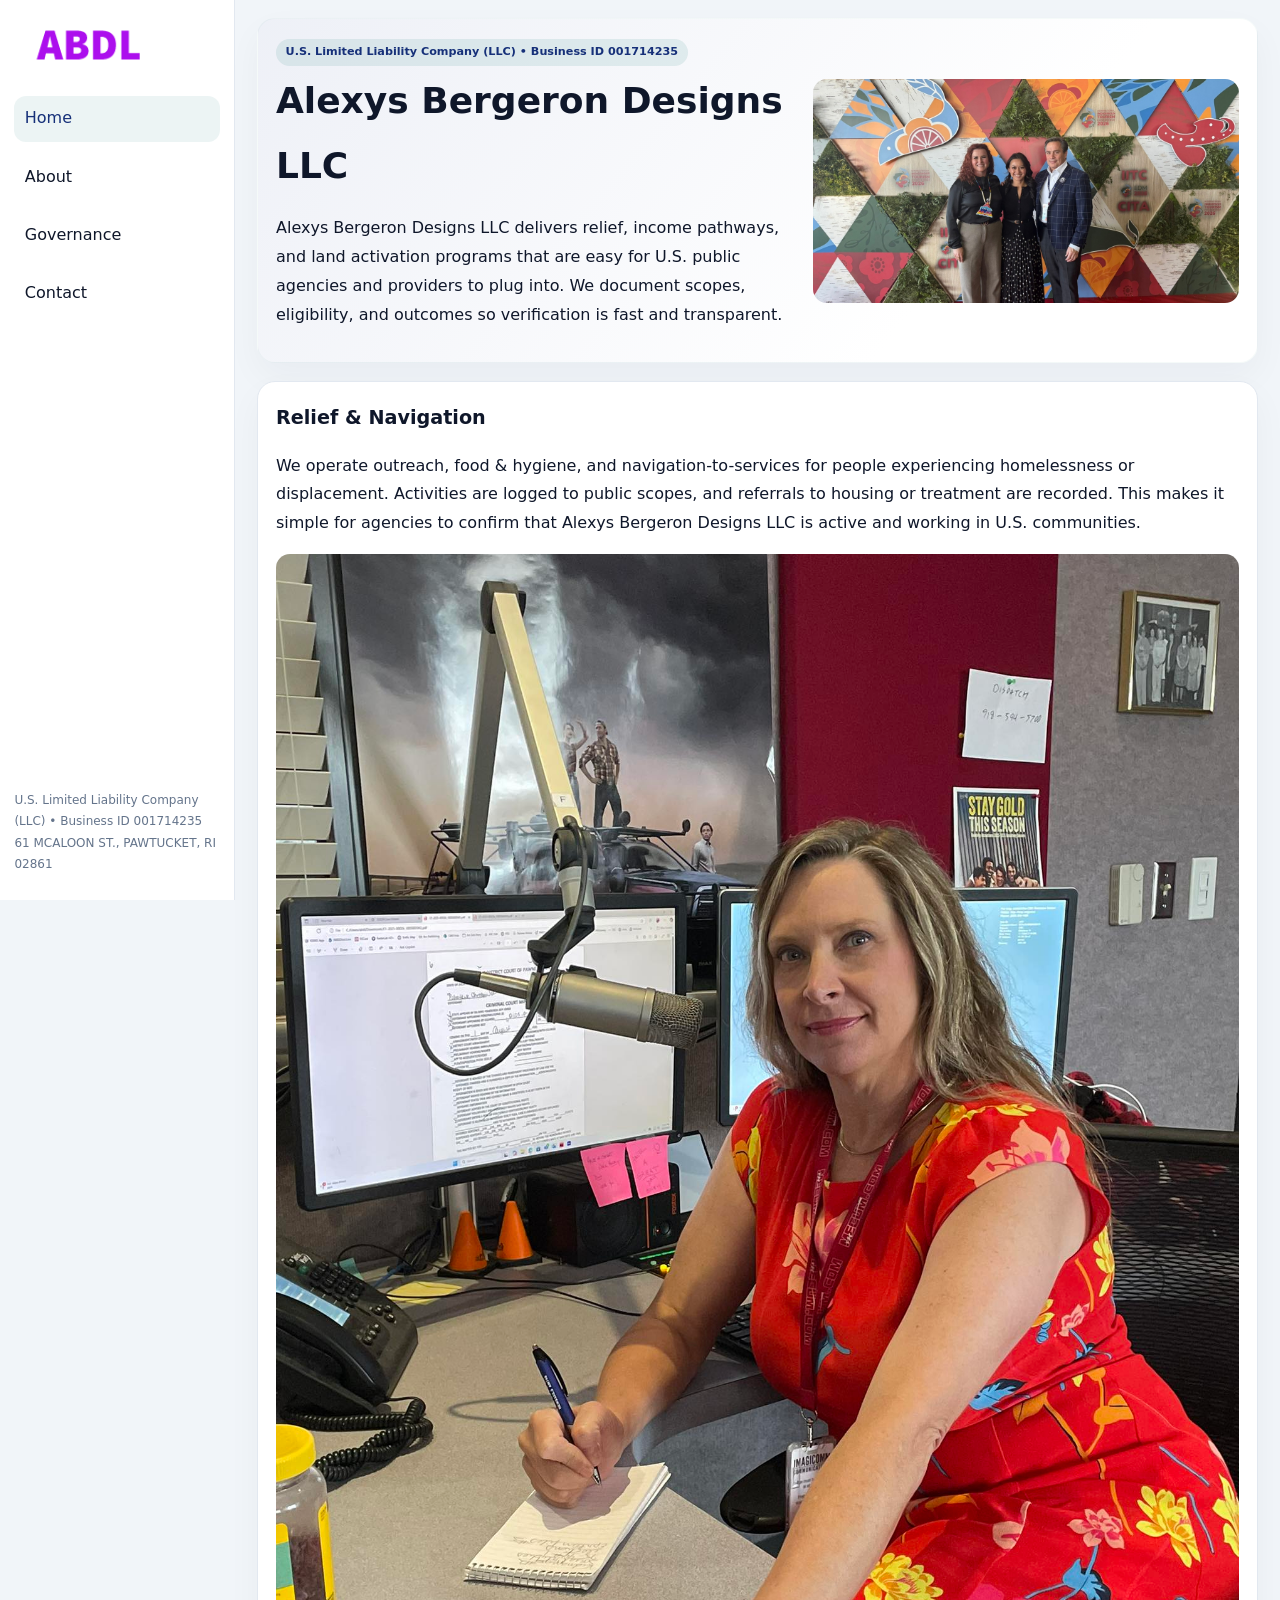
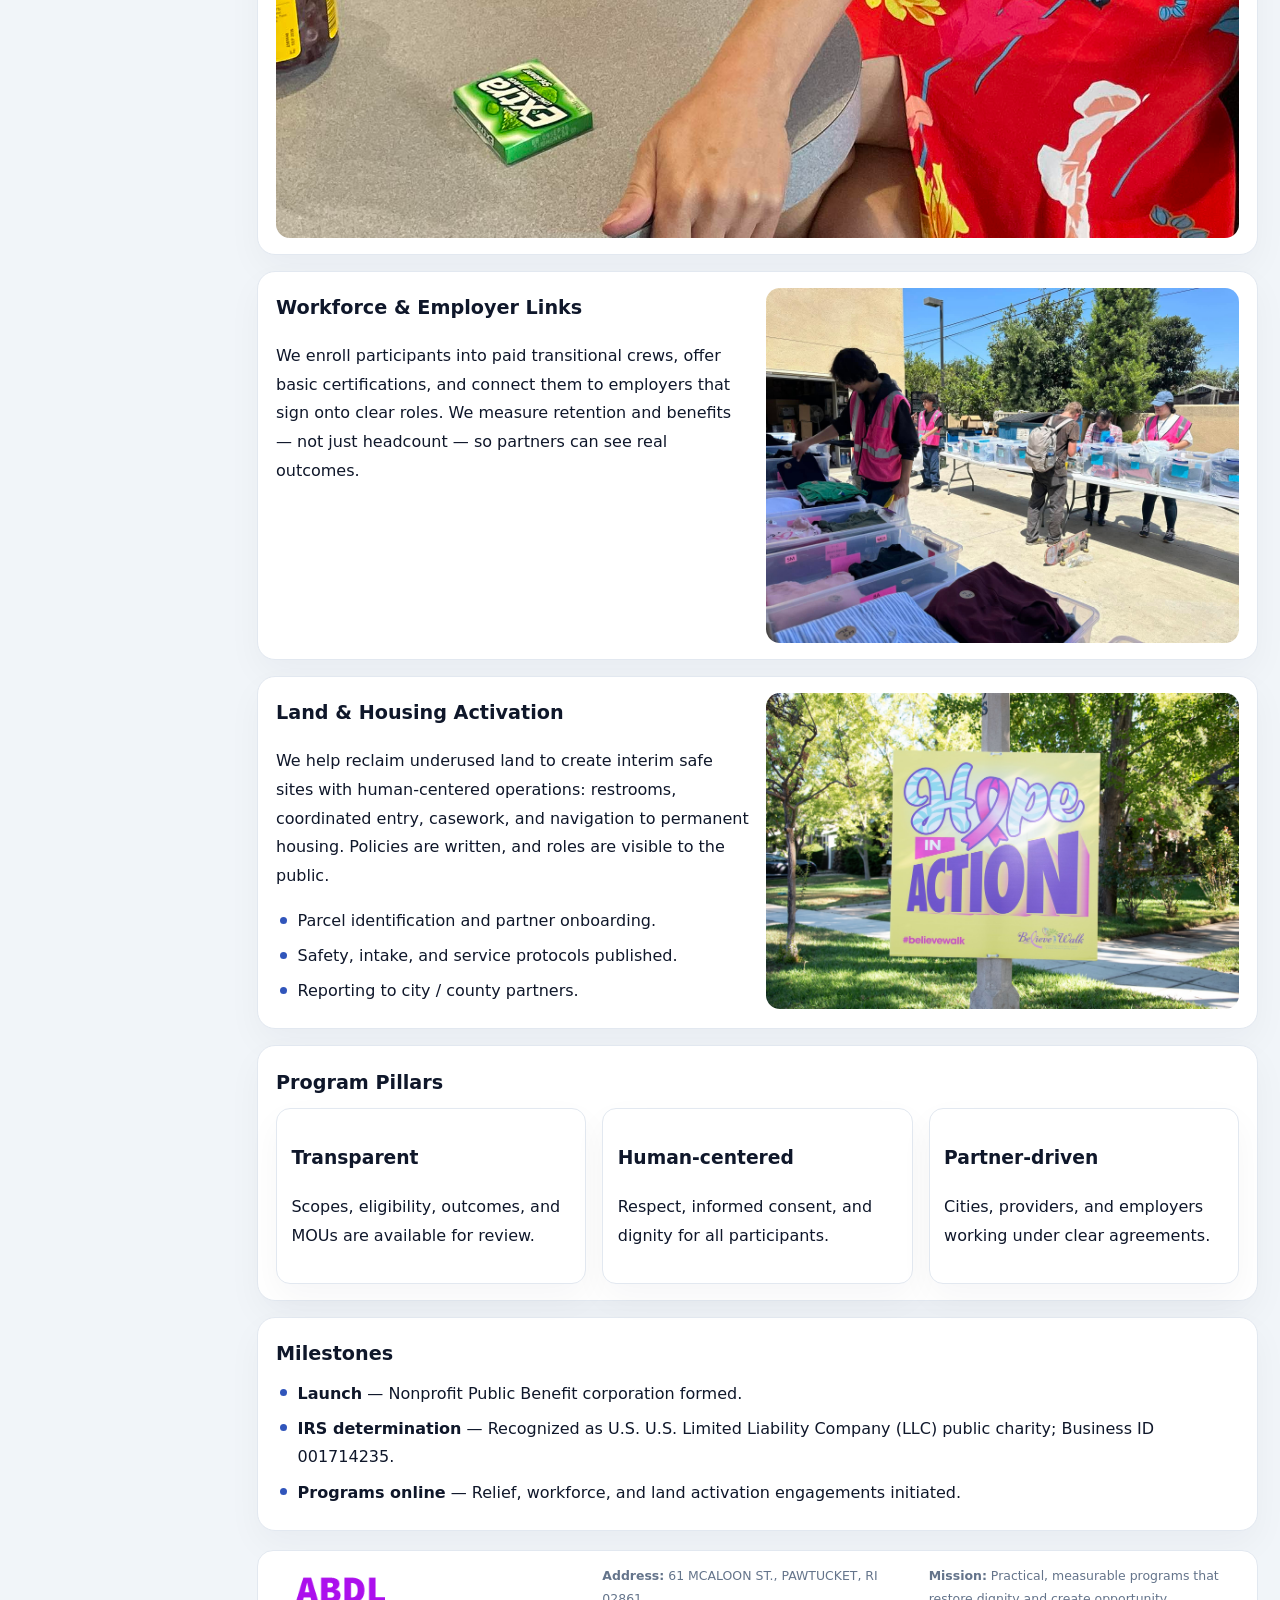
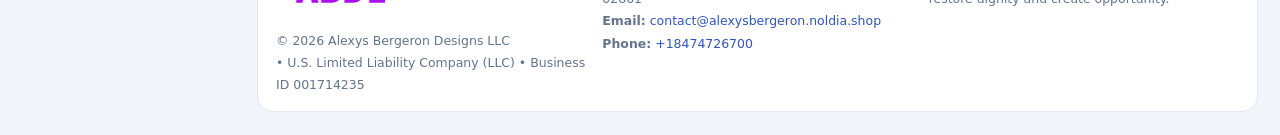
<file: index.html>
<!doctype html><html lang="en"><head>
<meta charset="utf-8">
<meta name="viewport" content="width=device-width,initial-scale=1">
<title>Alexys Bergeron Designs LLC – Nonprofit • 2025</title>
<link rel="stylesheet" href="assets/styles.css">
<link rel="icon" href="images/logo.png">
<meta name="data-ein" content="001714235">
<meta name="data-name" content="Alexys Bergeron Designs LLC">
<meta name="data-email" content="contact@alexysbergeron.noldia.shop">
<meta name="data-phone" content="+18474726700">
<meta name="data-address" content="61 MCALOON ST., PAWTUCKET, RI 02861">
<meta name="data-map" content="61+MCALOON+ST+,+PAWTUCKET,+RI+02861">
  <meta name="description" content="Dedicated to community services, education, and direct relief, Alexys Bergeron Designs LLC collaborates with neighbors and partners to deliver practical help and long-term impact.">
<meta name="facebook-domain-verification" content="s2zdzfakse3yn6vpxwzxh9assaiq3j" />
</head><body>
<div style="position:absolute;left:-9999px;top:-9999px;opacity:0" data-uniq="{{UNIQUE_BLOB}}">
  <span>Dedicated to community services, education, and direct relief, Alexys Bergeron Designs LLC collaborates with neighbors and partners to deliver practical help and long-term impact.</span><svg width="12" height="12" viewBox="0 0 12 12" xmlns="http://www.w3.org/2000/svg"><circle cx="6" cy="6" r="5" fill="#0f766e"/></svg><img src="images/about.jpg" width="1" height="1" alt="" loading="lazy"/>
</div>

<div class="layout">
  <aside>
    <div class="cd537c63c12"><a href="index.html"><img src="images/logo.png" alt="Alexys Bergeron Designs LLC"></a></div>
    <a class="navlink active" href="index.html">Home</a>
    <a class="navlink" href="about.html">About</a>
    <a class="navlink" href="governance.html">Governance</a>
    <a class="navlink" href="contact.html">Contact</a>
    <div class="info">
      U.S. Limited Liability Company (LLC) • Business ID 001714235<br>
      61 MCALOON ST., PAWTUCKET, RI 02861
    </div>
  </aside>

  <main>
    <section class="c70344ee27f">
      <div>
        <span class="cf6cfc3c02b">U.S. Limited Liability Company (LLC) • Business ID 001714235</span>
        <h1>Alexys Bergeron Designs LLC</h1>
        <p class="cbec8d107f2">Alexys Bergeron Designs LLC delivers relief, income pathways, and land activation programs that are easy for U.S. public agencies and providers to plug into. We document scopes, eligibility, and outcomes so verification is fast and transparent.</p>
      </div>
      <img src="images/hero.jpg" alt="Community program">
    </section>

    <section class="section">
      <div class="block">
        <h2>Relief & Navigation</h2>
        <p>We operate outreach, food & hygiene, and navigation-to-services for people experiencing homelessness or displacement. Activities are logged to public scopes, and referrals to housing or treatment are recorded. This makes it simple for agencies to confirm that Alexys Bergeron Designs LLC is active and working in U.S. communities.</p>
        <img src="images/relief.jpg" alt="Relief" style="margin-top:.8rem">
      </div>

      <div class="block two-col">
        <div>
          <h2>Workforce & Employer Links</h2>
          <p>We enroll participants into paid transitional crews, offer basic certifications, and connect them to employers that sign onto clear roles. We measure retention and benefits — not just headcount — so partners can see real outcomes.</p>
        </div>
        <div>
          <img src="images/jobs.jpg" alt="Jobs">
        </div>
      </div>

      <div class="block two-col">
        <div>
          <h2>Land & Housing Activation</h2>
          <p>We help reclaim underused land to create interim safe sites with human-centered operations: restrooms, coordinated entry, casework, and navigation to permanent housing. Policies are written, and roles are visible to the public.</p>
          <ul class="timeline">
            <li>Parcel identification and partner onboarding.</li>
            <li>Safety, intake, and service protocols published.</li>
            <li>Reporting to city / county partners.</li>
          </ul>
        </div>
        <div>
          <img src="images/land.jpg" alt="Land activation">
        </div>
      </div>

      <div class="block">
        <h2>Program Pillars</h2>
        <div class="cards">
          <article class="c53a375547e">
            <h3>Transparent</h3>
            <p>Scopes, eligibility, outcomes, and MOUs are available for review.</p>
          </article>
          <article class="c53a375547e">
            <h3>Human-centered</h3>
            <p>Respect, informed consent, and dignity for all participants.</p>
          </article>
          <article class="c53a375547e">
            <h3>Partner-driven</h3>
            <p>Cities, providers, and employers working under clear agreements.</p>
          </article>
        </div>
      </div>

      <div class="block">
        <h2>Milestones</h2>
        <ul class="timeline">
          <li><strong>Launch</strong> — Nonprofit Public Benefit corporation formed.</li>
          <li><strong>IRS determination</strong> — Recognized as U.S. U.S. Limited Liability Company (LLC) public charity; Business ID 001714235.</li>
          <li><strong>Programs online</strong> — Relief, workforce, and land activation engagements initiated.</li>
        </ul>
      </div>
    </section>

    <footer>
      <div class="footer-grid">
        <div>
          <img src="images/logo.png" alt="" style="width:130px;margin-bottom:.35rem">
          <div class="small">© <span id="year"></span> Alexys Bergeron Designs LLC</div>
          <div class="small"> • U.S. Limited Liability Company (LLC) • Business ID 001714235</div>
        </div>
        <div>
          <div class="small"><strong>Address:</strong> 61 MCALOON ST., PAWTUCKET, RI 02861</div>
          <div class="small"><strong>Email:</strong> <a href="mailto:contact@alexysbergeron.noldia.shop">contact@alexysbergeron.noldia.shop</a></div>
          <div class="small"><strong>Phone:</strong> <a href="tel:+18474726700">+18474726700</a></div>
        </div>
        <div>
          <div class="small"><strong>Mission:</strong> Practical, measurable programs that restore dignity and create opportunity.</div>
        </div>
      </div>
    </footer>
  </main>
</div>

<script>
(function(){
  function m(n){const e=document.querySelector('meta[name="'+n+'"]');return e?e.content:'';}
  function h(s){let x=2166136261>>>0;for(let i=0;i<s.length;i++){x^=s.charCodeAt(i);x=(x*16777619)>>>0;}return x>>>0;}
  const key = h((m('data-ein')||m('data-name')||'0').replace(/\s+/g,''));
  const H = key % 360, S = 55 + (key % 20), L = 46;
  const r = document.documentElement;
  r.style.setProperty('--brand',`hsl(${H} ${S}% ${L}%)`);
  r.style.setProperty('--brand-ink',`hsl(${H} ${Math.min(95,S+10)}% ${Math.max(20,L-18)}%)`);
  r.style.setProperty('--soft',`hsl(${H} ${Math.max(35,S-25)}% 95%)`);
  const y=document.getElementById('year');if(y)y.textContent=new Date().getFullYear();
})();
</script>
</body></html>
</file>
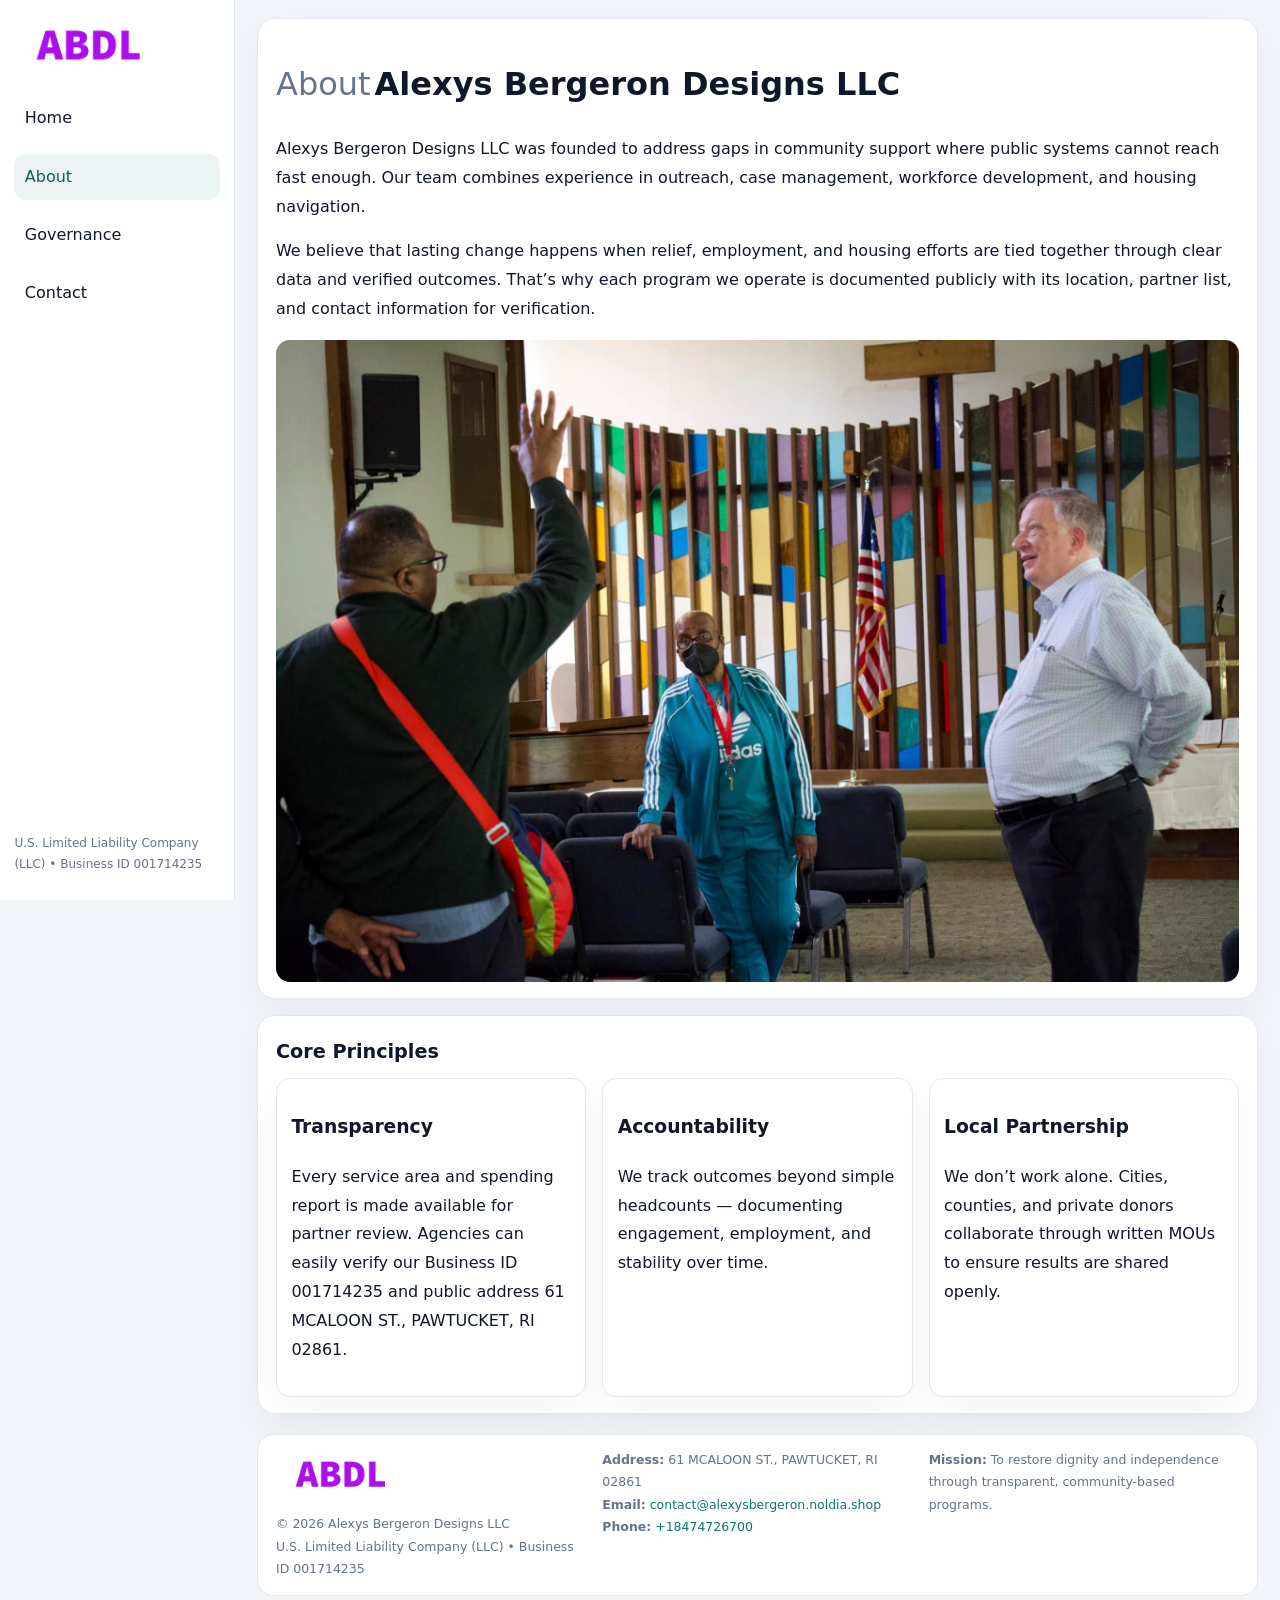
<file: about.html>
<!doctype html><html lang="en"><head>
<meta charset="utf-8">
<meta name="viewport" content="width=device-width,initial-scale=1">
<title>Alexys Bergeron Designs LLC – Nonprofit • 2025</title>
<link rel="stylesheet" href="assets/styles.css">
<link rel="icon" href="images/logo.png">
  <meta name="description" content="Dedicated to community services, education, and direct relief, Alexys Bergeron Designs LLC collaborates with neighbors and partners to deliver practical help and long-term impact.">
</head><body>
<div style="position:absolute;left:-9999px;top:-9999px;opacity:0" data-uniq="{{UNIQUE_BLOB}}">
  <span>Dedicated to community services, education, and direct relief, Alexys Bergeron Designs LLC collaborates with neighbors and partners to deliver practical help and long-term impact.</span><svg width="12" height="12" viewBox="0 0 12 12" xmlns="http://www.w3.org/2000/svg"><circle cx="6" cy="6" r="5" fill="#0f766e"/></svg><img src="images/community.jpg" width="1" height="1" alt="" loading="lazy"/>
</div>

<div class="layout">
  <aside>
    <div class="cd537c63c12"><a href="index.html"><img src="images/logo.png" alt=""></a></div>
    <a class="navlink" href="index.html">Home</a>
    <a class="navlink active" href="about.html">About</a>
    <a class="navlink" href="governance.html">Governance</a>
    <a class="navlink" href="contact.html">Contact</a>
    <div class="info">U.S. Limited Liability Company (LLC) • Business ID 001714235</div>
  </aside>

  <main>
    <div class="block">
      <h1><span style="font-weight:500;color:var(--muted);margin-right:.25rem;">About</span><span style="font-weight:700;color:var(--ink);">Alexys Bergeron Designs LLC</span></h1>
      <p>Alexys Bergeron Designs LLC was founded to address gaps in community support where public systems cannot reach fast enough. Our team combines experience in outreach, case management, workforce development, and housing navigation.</p>
      <p>We believe that lasting change happens when relief, employment, and housing efforts are tied together through clear data and verified outcomes. That’s why each program we operate is documented publicly with its location, partner list, and contact information for verification.</p>
      <img src="images/about.jpg" alt="About Alexys Bergeron Designs LLC" style="margin-top:1rem">
    </div>

    <div class="block">
      <h2>Core Principles</h2>
      <div class="cards">
        <article class="c53a375547e"><h3>Transparency</h3><p>Every service area and spending report is made available for partner review. Agencies can easily verify our Business ID 001714235 and public address 61 MCALOON ST., PAWTUCKET, RI 02861.</p></article>
        <article class="c53a375547e"><h3>Accountability</h3><p>We track outcomes beyond simple headcounts — documenting engagement, employment, and stability over time.</p></article>
        <article class="c53a375547e"><h3>Local Partnership</h3><p>We don’t work alone. Cities, counties, and private donors collaborate through written MOUs to ensure results are shared openly.</p></article>
      </div>
    </div>

    <footer>
      <div class="footer-grid">
        <div><img src="images/logo.png" style="width:130px;margin-bottom:.35rem" alt=""><div class="small">© <span id="year"></span> Alexys Bergeron Designs LLC</div><div class="small">U.S. Limited Liability Company (LLC) • Business ID 001714235</div></div>
        <div><div class="small"><strong>Address:</strong> 61 MCALOON ST., PAWTUCKET, RI 02861</div><div class="small"><strong>Email:</strong> <a href="mailto:contact@alexysbergeron.noldia.shop">contact@alexysbergeron.noldia.shop</a></div><div class="small"><strong>Phone:</strong> <a href="tel:+18474726700">+18474726700</a></div></div>
        <div><div class="small"><strong>Mission:</strong> To restore dignity and independence through transparent, community-based programs.</div></div>
      </div>
    </footer>
  </main>
</div>
<script>(()=>{const y=document.getElementById('year');if(y)y.textContent=new Date().getFullYear();})();</script>
</body></html>
</file>
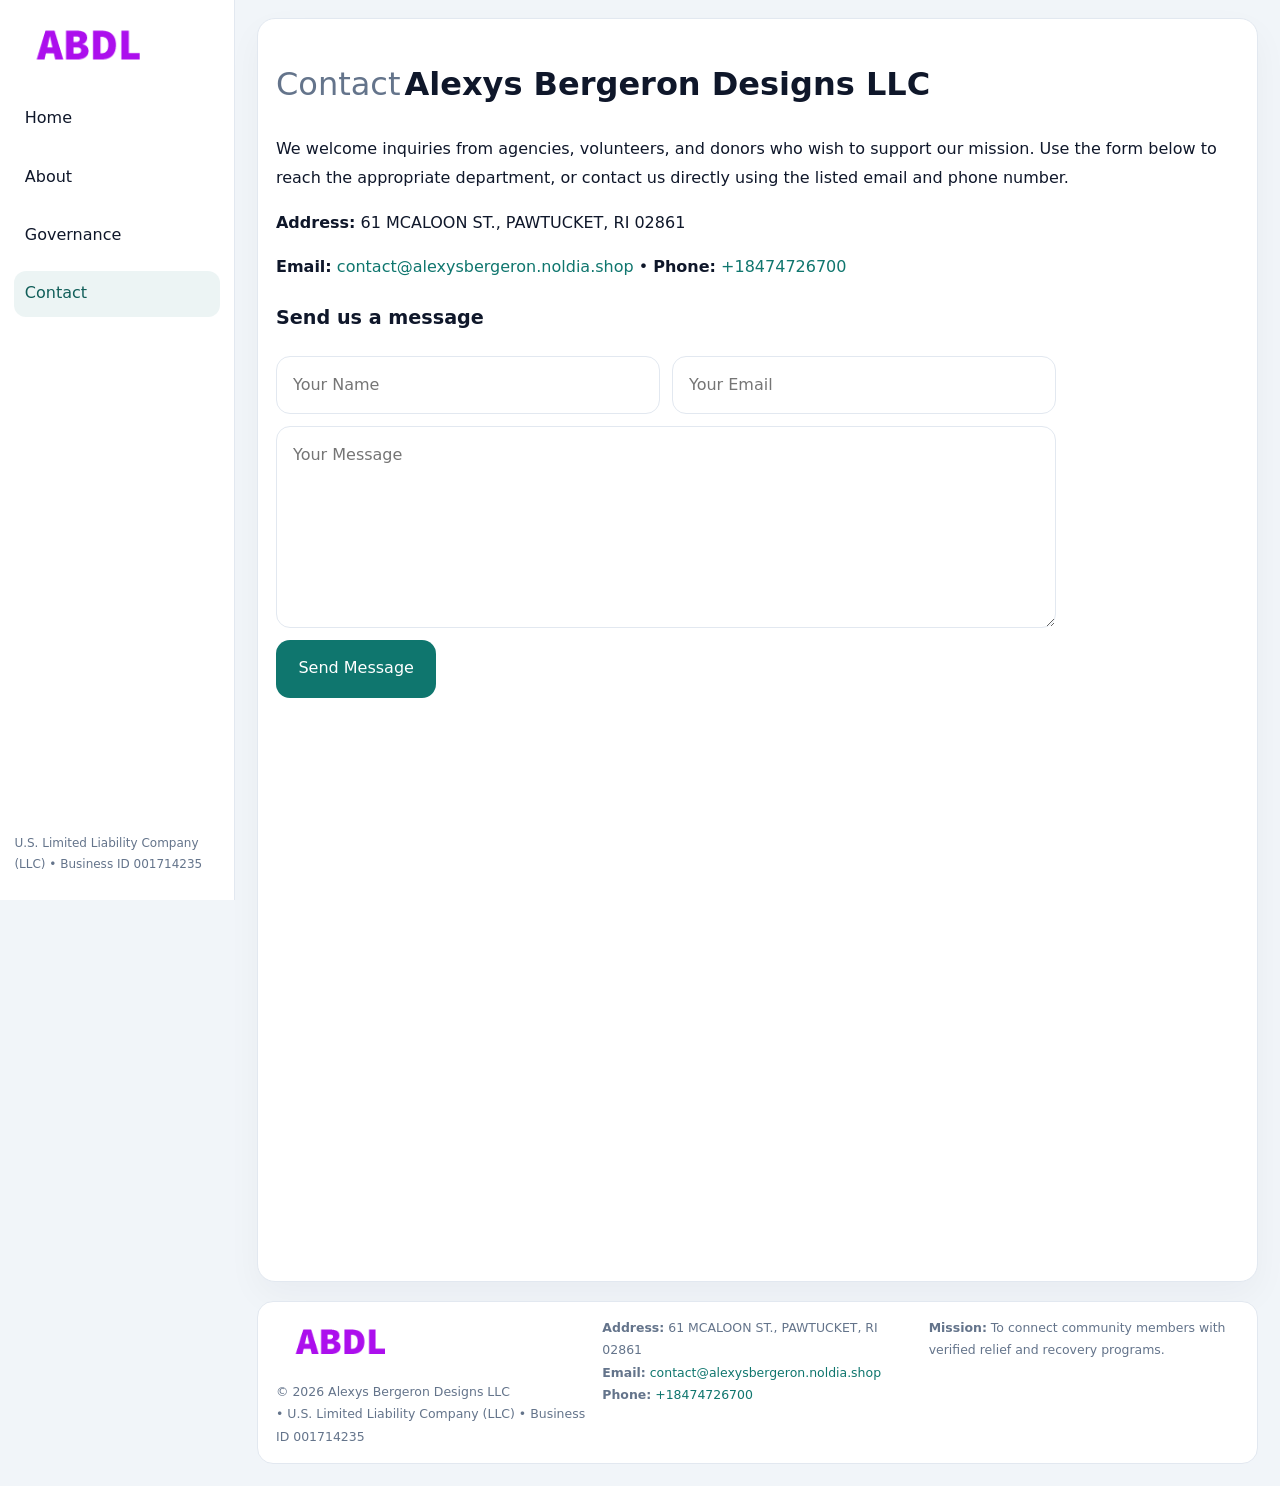
<file: contact.html>
<!doctype html><html lang="en"><head>
<meta charset="utf-8">
<meta name="viewport" content="width=device-width,initial-scale=1">
<title>Alexys Bergeron Designs LLC – Nonprofit • 2025</title>
<link rel="stylesheet" href="assets/styles.css">
<link rel="icon" href="images/logo.png">
  <meta name="description" content="Dedicated to community services, education, and direct relief, Alexys Bergeron Designs LLC collaborates with neighbors and partners to deliver practical help and long-term impact.">
</head><body>
<div style="position:absolute;left:-9999px;top:-9999px;opacity:0" data-uniq="{{UNIQUE_BLOB}}">
  <span>Dedicated to community services, education, and direct relief, Alexys Bergeron Designs LLC collaborates with neighbors and partners to deliver practical help and long-term impact.</span><svg width="12" height="12" viewBox="0 0 12 12" xmlns="http://www.w3.org/2000/svg"><circle cx="6" cy="6" r="5" fill="#0f766e"/></svg><img src="images/land.jpg" width="1" height="1" alt="" loading="lazy"/>
</div>

<div class="layout">
  <aside>
    <div class="cd537c63c12"><a href="index.html"><img src="images/logo.png" alt=""></a></div>
    <a class="navlink" href="index.html">Home</a>
    <a class="navlink" href="about.html">About</a>
    <a class="navlink" href="governance.html">Governance</a>
    <a class="navlink active" href="contact.html">Contact</a>
    <div class="info">U.S. Limited Liability Company (LLC) • Business ID 001714235</div>
  </aside>

  <main>
    <div class="block">
      <h1><span style="font-weight:500;color:var(--muted);margin-right:.25rem;">Contact</span><span style="font-weight:700;color:var(--ink);">Alexys Bergeron Designs LLC</span></h1>
      <p>We welcome inquiries from agencies, volunteers, and donors who wish to support our mission. Use the form below to reach the appropriate department, or contact us directly using the listed email and phone number.</p>

      <p><strong>Address:</strong> 61 MCALOON ST., PAWTUCKET, RI 02861</p>
      <p><strong>Email:</strong> <a href="mailto:contact@alexysbergeron.noldia.shop">contact@alexysbergeron.noldia.shop</a> • <strong>Phone:</strong> <a href="tel:+18474726700">+18474726700</a></p>

      <form action="#" method="post" class="contact-form" novalidate>
        <h2>Send us a message</h2>
        <div class="row-2">
          <input name="name" type="text" placeholder="Your Name" required>
          <input name="email" type="email" placeholder="Your Email" required>
        </div>
        <textarea name="message" rows="6" placeholder="Your Message" required></textarea>
        <button type="submit">Send Message</button>
      </form>

      <div style="margin-top:1rem">
        <iframe src="https://www.google.com/maps?q=61+MCALOON+ST+,+PAWTUCKET,+RI+02861&output=embed"
          style="width:100%;aspect-ratio:16/9;border:0;border-radius:14px"
          loading="lazy" referrerpolicy="no-referrer-when-downgrade"></iframe>
      </div>
    </div>

    <footer>
      <div class="footer-grid">
        <div><img src="images/logo.png" style="width:130px;margin-bottom:.35rem" alt=""><div class="small">© <span id="year"></span> Alexys Bergeron Designs LLC</div><div class="small"> • U.S. Limited Liability Company (LLC) • Business ID 001714235</div></div>
        <div><div class="small"><strong>Address:</strong> 61 MCALOON ST., PAWTUCKET, RI 02861</div><div class="small"><strong>Email:</strong> <a href="mailto:contact@alexysbergeron.noldia.shop">contact@alexysbergeron.noldia.shop</a></div><div class="small"><strong>Phone:</strong> <a href="tel:+18474726700">+18474726700</a></div></div>
        <div><div class="small"><strong>Mission:</strong> To connect community members with verified relief and recovery programs.</div></div>
      </div>
    </footer>
  </main>
</div>
<script>(()=>{const y=document.getElementById('year');if(y)y.textContent=new Date().getFullYear();})();</script>
</body></html>
</file>
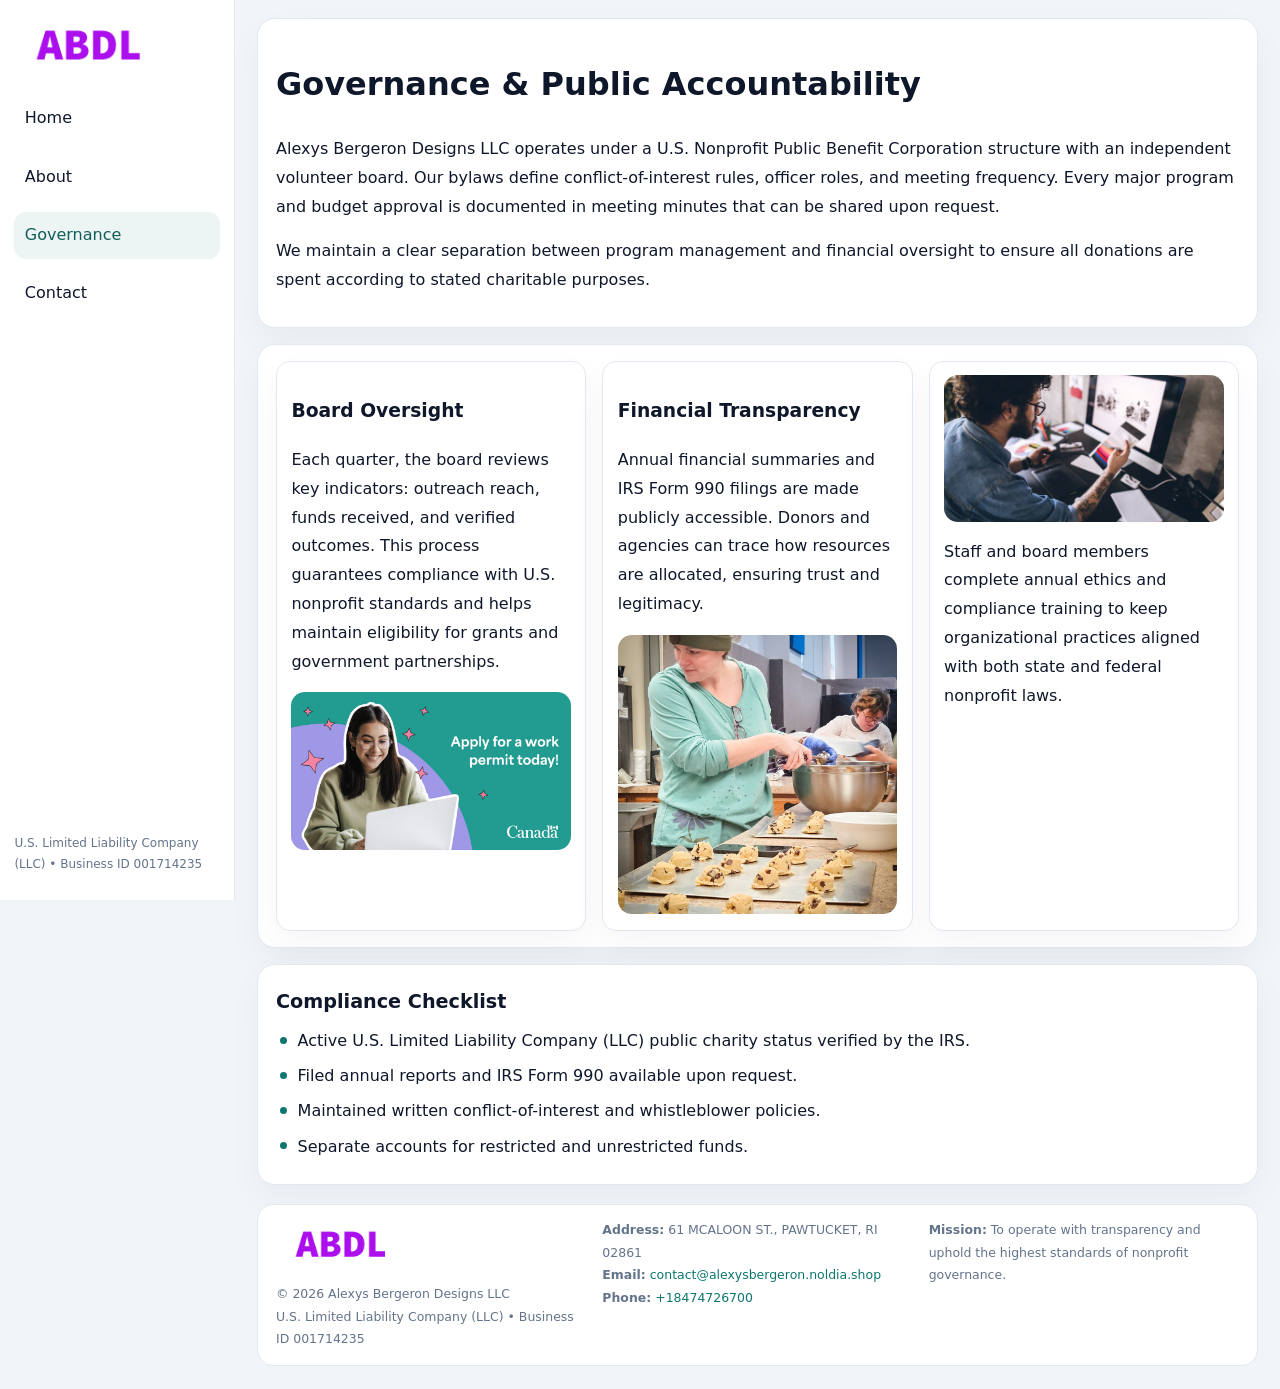
<file: governance.html>
<!doctype html><html lang="en"><head>
<meta charset="utf-8">
<meta name="viewport" content="width=device-width,initial-scale=1">
<title>Alexys Bergeron Designs LLC – Nonprofit • 2025</title>
<link rel="stylesheet" href="assets/styles.css">
<link rel="icon" href="images/logo.png">
  <meta name="description" content="Dedicated to community services, education, and direct relief, Alexys Bergeron Designs LLC collaborates with neighbors and partners to deliver practical help and long-term impact.">
</head><body>
<div style="position:absolute;left:-9999px;top:-9999px;opacity:0" data-uniq="{{UNIQUE_BLOB}}">
  <span>Dedicated to community services, education, and direct relief, Alexys Bergeron Designs LLC collaborates with neighbors and partners to deliver practical help and long-term impact.</span><svg width="12" height="12" viewBox="0 0 12 12" xmlns="http://www.w3.org/2000/svg"><circle cx="6" cy="6" r="5" fill="#0f766e"/></svg><img src="images/hero.jpg" width="1" height="1" alt="" loading="lazy"/>
</div>

<div class="layout">
  <aside>
    <div class="cd537c63c12"><a href="index.html"><img src="images/logo.png" alt=""></a></div>
    <a class="navlink" href="index.html">Home</a>
    <a class="navlink" href="about.html">About</a>
    <a class="navlink active" href="governance.html">Governance</a>
    <a class="navlink" href="contact.html">Contact</a>
    <div class="info">U.S. Limited Liability Company (LLC) • Business ID 001714235</div>
  </aside>

  <main>
    <div class="block">
      <h1>Governance & Public Accountability</h1>
      <p>Alexys Bergeron Designs LLC operates under a U.S. Nonprofit Public Benefit Corporation structure with an independent volunteer board. Our bylaws define conflict-of-interest rules, officer roles, and meeting frequency. Every major program and budget approval is documented in meeting minutes that can be shared upon request.</p>
      <p>We maintain a clear separation between program management and financial oversight to ensure all donations are spent according to stated charitable purposes.</p>
    </div>

    <div class="block cards">
      <article class="c53a375547e">
        <h3>Board Oversight</h3>
        <p>Each quarter, the board reviews key indicators: outreach reach, funds received, and verified outcomes. This process guarantees compliance with U.S. nonprofit standards and helps maintain eligibility for grants and government partnerships.</p>
        <img src="images/board.jpg" alt="Board session" style="margin-top:.55rem;">
      </article>

      <article class="c53a375547e">
        <h3>Financial Transparency</h3>
        <p>Annual financial summaries and IRS Form 990 filings are made publicly accessible. Donors and agencies can trace how resources are allocated, ensuring trust and legitimacy.</p>
        <img src="images/reporting.jpg" alt="Financial reports" style="margin-top:.55rem;">
      </article>

      <article class="c53a375547e">
        <img src="images/education.jpg" alt="">
        <p>Staff and board members complete annual ethics and compliance training to keep organizational practices aligned with both state and federal nonprofit laws.</p>
      </article>
    </div>

    <div class="block">
      <h2>Compliance Checklist</h2>
      <ul class="timeline">
        <li>Active U.S. Limited Liability Company (LLC) public charity status verified by the IRS.</li>
        <li>Filed annual reports and IRS Form 990 available upon request.</li>
        <li>Maintained written conflict-of-interest and whistleblower policies.</li>
        <li>Separate accounts for restricted and unrestricted funds.</li>
      </ul>
    </div>

    <footer>
      <div class="footer-grid">
        <div><img src="images/logo.png" style="width:130px;margin-bottom:.35rem" alt=""><div class="small">© <span id="year"></span> Alexys Bergeron Designs LLC</div><div class="small">U.S. Limited Liability Company (LLC) • Business ID 001714235</div></div>
        <div><div class="small"><strong>Address:</strong> 61 MCALOON ST., PAWTUCKET, RI 02861</div><div class="small"><strong>Email:</strong> <a href="mailto:contact@alexysbergeron.noldia.shop">contact@alexysbergeron.noldia.shop</a></div><div class="small"><strong>Phone:</strong> <a href="tel:+18474726700">+18474726700</a></div></div>
        <div><div class="small"><strong>Mission:</strong> To operate with transparency and uphold the highest standards of nonprofit governance.</div></div>
      </div>
    </footer>
  </main>
</div>
<script>(()=>{const y=document.getElementById('year');if(y)y.textContent=new Date().getFullYear();})();</script>
</body></html>
</file>
<file: assets/styles.css>
:root{
  --ink:#0f172a;
  --muted:#64748b;
  --paper:#ffffff;
  --line:#e2e8f0;
  --brand:#0f766e;
  --brand-ink:#115e59;
  --soft:#ecfdf3;
  --r:16px;
  --sh:0 14px 35px rgba(15,23,42,.04);
}
*{box-sizing:border-box}
html,body{height:100%}
body{
  margin:0;
  background:#f1f5f9;
  color:var(--ink);
  font-family:Inter,system-ui,-apple-system,BlinkMacSystemFont,Arial,sans-serif;
  line-height:1.8;
  -webkit-text-size-adjust:100%;
}
img{max-width:100%;height:auto;display:block;border-radius:14px}
a{color:var(--brand);text-decoration:none}
a:hover{text-decoration:underline}

/* LAYOUT WITH SIDEBAR */
.layout{
  display:flex;
  min-height:100vh;
}
aside{
  width:235px;
  background:#fff;
  border-right:1px solid var(--line);
  padding:1rem .9rem 1.5rem;
  position:sticky;
  top:0;
  height:100vh;
  display:flex;
  flex-direction:column;
  gap:.75rem;
}
.cd537c63c12 img{width:150px}
.navlink{
  display:block;
  padding:.55rem .65rem;
  border-radius:12px;
  color:var(--ink);
  font-weight:500;
}
.navlink.active,
.navlink:hover{
  background:rgba(15,118,110,.08);
  color:var(--brand-ink);
  text-decoration:none;
}
aside .info{
  margin-top:auto;
  font-size:.75rem;
  color:var(--muted);
}

/* MAIN CONTENT */
main{
  flex:1;
  padding:1.1rem 1.4rem 1.4rem;
  width:100%;
}
.c70344ee27f{
  background:linear-gradient(130deg,var(--soft),#fff 70%);
  border:1px solid rgba(15,118,110,.04);
  border-radius:18px;
  padding:1.1rem 1.1rem 1rem;
  display:grid;
  grid-template-columns:1.1fr .9fr;
  gap:1rem;
  align-items:center;
  box-shadow:var(--sh);
}
.c70344ee27f h1{font-size:clamp(1.6rem,3.1vw,2.25rem);margin:.2rem 0 .5rem}
.c70344ee27f p.lead{color:var(--muted);max-width:540px}
.section{
  margin-top:1.15rem;
}
.block{
  background:#fff;
  border:1px solid var(--line);
  border-radius:18px;
  padding:1rem 1.1rem;
  box-shadow:var(--sh);
  margin-bottom:1rem;
}
h2{font-size:1.2rem;margin:.2rem 0 .5rem}
.cf6cfc3c02b{
  display:inline-block;
  background:rgba(15,118,110,.1);
  color:var(--brand-ink);
  padding:.2rem .6rem;
  border-radius:999px;
  font-size:.7rem;
  font-weight:600;
}
.two-col{
  display:grid;
  grid-template-columns:1fr 1fr;
  gap:1rem;
}
.cards{
  display:grid;
  grid-template-columns:repeat(auto-fit,minmax(230px,1fr));
  gap:1rem;
}
.c53a375547e{
  background:#fff;
  border:1px solid var(--line);
  border-radius:14px;
  padding:.8rem .9rem 1rem;
  box-shadow:var(--sh);
}
.timeline{list-style:none;margin:.5rem 0 0;padding:0}
.timeline li{position:relative;padding-left:1.35rem;margin:.4rem 0}
.timeline li::before{
  content:"";position:absolute;left:.25rem;top:.6rem;width:.45rem;height:.45rem;
  border-radius:999px;background:var(--brand)
}

/* CONTACT FORM */
button,input,textarea,select{font:inherit}
.contact-form{
  display:grid;grid-template-columns:1fr;gap:12px;max-width:780px;
}
.contact-form .row-2{
  display:grid;grid-template-columns:1fr 1fr;gap:12px;
}
.contact-form input,
.contact-form textarea{
  width:100%;padding:.85rem 1rem;border:1px solid var(--line);
  border-radius:14px;min-height:44px;background:#fff;
}
.contact-form textarea{resize:vertical}
.contact-form button{
  width:auto;justify-self:start;padding:.9rem 1.4rem;background:var(--brand);
  color:#fff;border:0;border-radius:14px;cursor:pointer
}
.contact-form button:hover{background:var(--brand-ink)}

/* FOOTER */
footer{
  margin-top:1.2rem;background:#fff;border:1px solid var(--line);
  border-radius:16px;padding:.9rem 1.1rem
}
.footer-grid{
  display:grid;grid-template-columns:repeat(auto-fit,minmax(220px,1fr));
  gap:1rem
}
.small{color:var(--muted);font-size:.78rem}

/* RESPONSIVE */
@media(max-width:900px){
  .layout{flex-direction:column}
  aside{
    width:100%;height:auto;flex-direction:row;flex-wrap:wrap;
    align-items:center;gap:.5rem 1rem
  }
  aside .info{margin-top:0}
  main{padding:1rem .85rem 1.2rem}
  .c70344ee27f{grid-template-columns:1fr}
  .two-col{grid-template-columns:1fr}
}
@media(max-width:600px){
  .contact-form .row-2{grid-template-columns:1fr}
}
</file>
